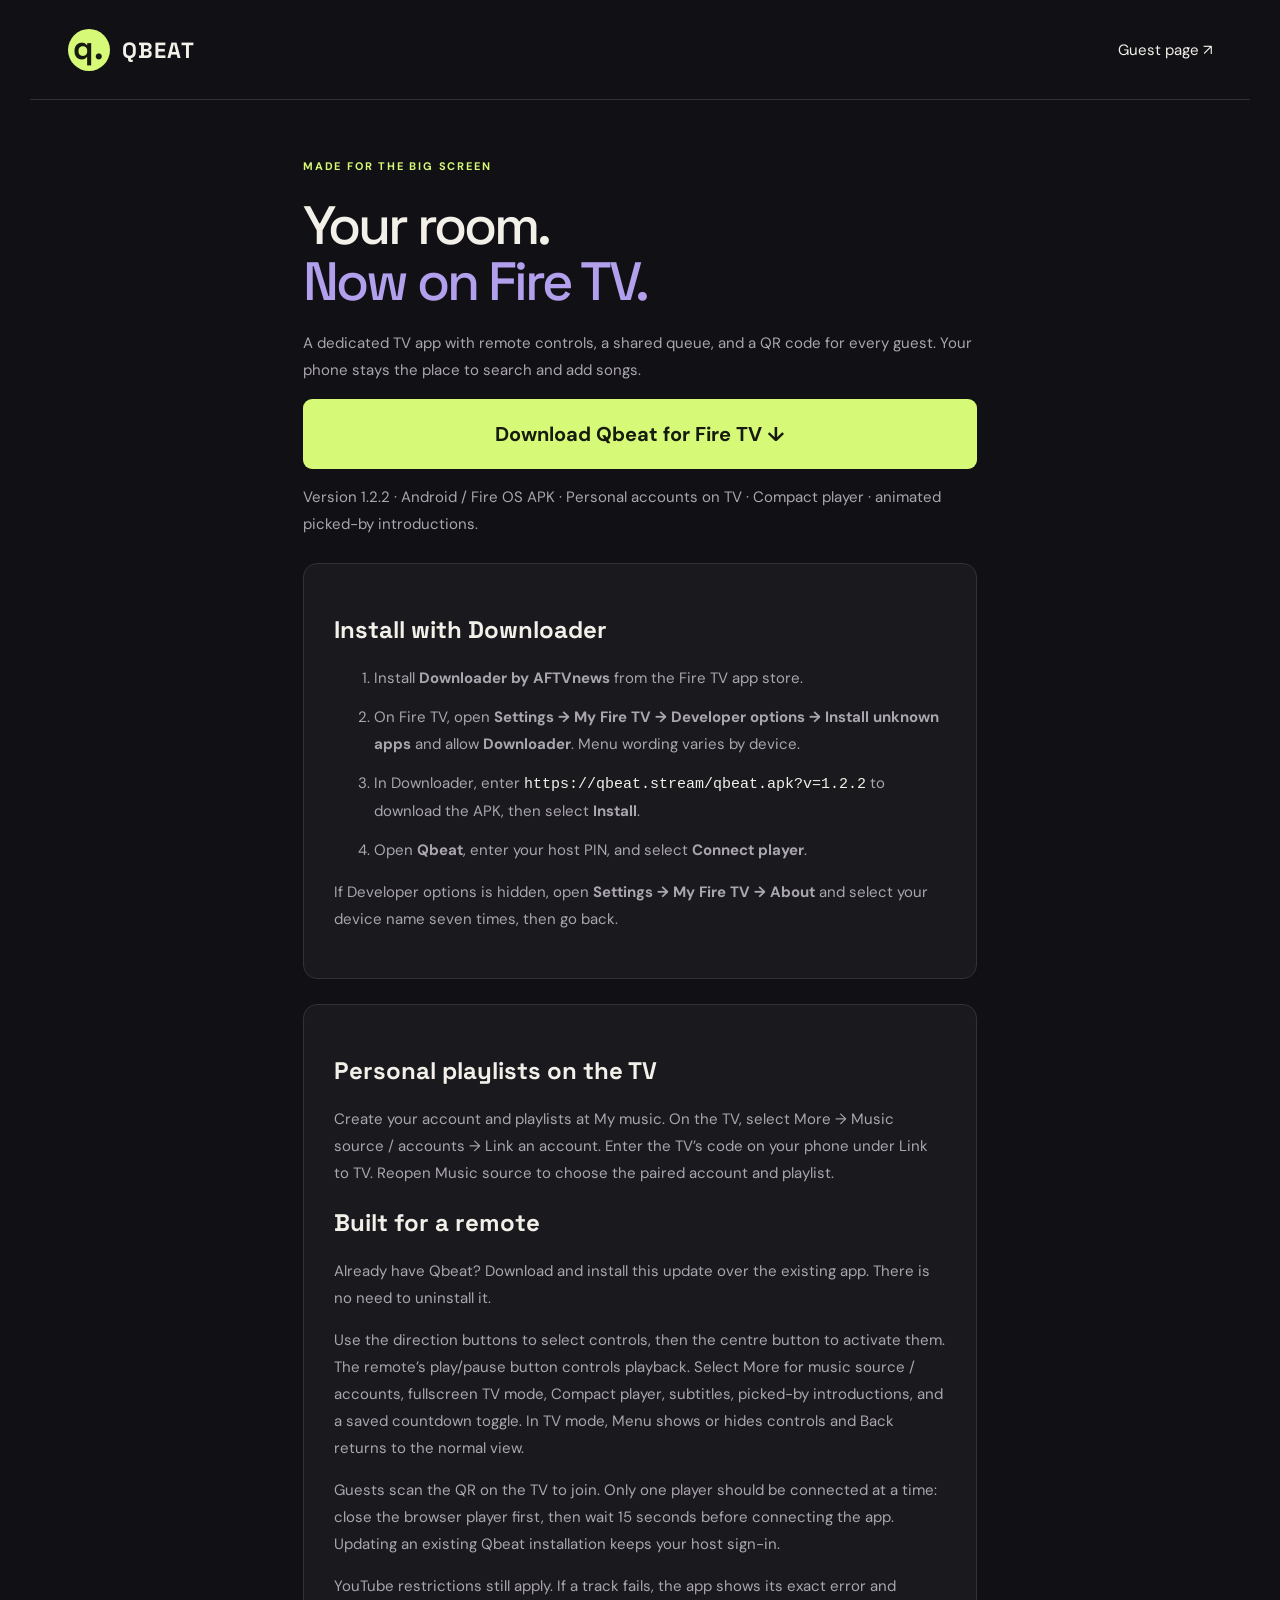
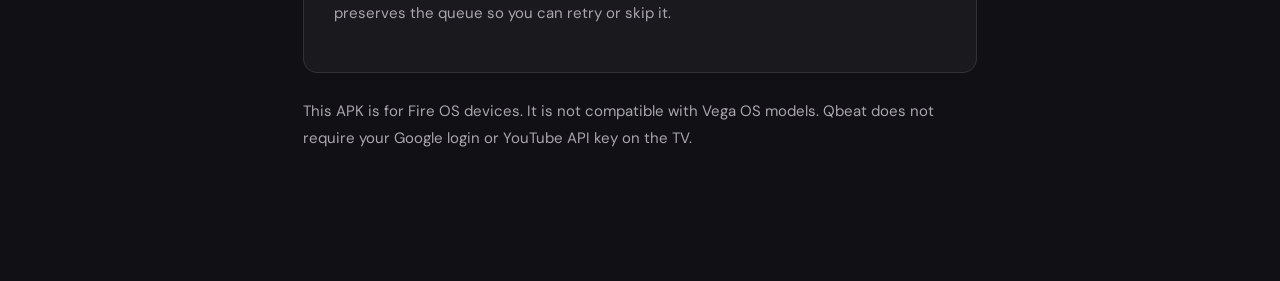
<file: static/tv-app.html>
<!doctype html>
<html lang="en"><head><meta charset="utf-8"><meta name="viewport" content="width=device-width,initial-scale=1"><title>Qbeat for Fire TV</title><link rel="stylesheet" href="/static/style.css"><style>.setup{max-width:750px;margin:55px auto}.setup h1{font-size:54px}.setup p,.setup li{line-height:1.8;color:var(--muted)}.setup li{margin:12px 0}.setup .panel{padding:30px;margin:25px 0}.setup code{color:var(--ink);overflow-wrap:anywhere}.download{display:block;text-align:center;font-size:20px;padding:22px}.setup h2{font-size:24px}.setup .eyebrow{font-size:11px}@media(max-width:500px){.setup h1{font-size:40px}.setup .panel{padding:20px}}</style></head><body><header><a class="brand" href="/"><span class="logo">q.</span> QBEAT</a><a href="/">Guest page ↗</a></header><main class="setup"><span class="eyebrow">MADE FOR THE BIG SCREEN</span><h1>Your room.<br><span>Now on Fire TV.</span></h1><p>A dedicated TV app with remote controls, a shared queue, and a QR code for every guest. Your phone stays the place to search and add songs.</p><a class="button download" href="/qbeat.apk?v=1.2.2">Download Qbeat for Fire TV ↓</a><p>Version 1.2.2 · Android / Fire OS APK · Personal accounts on TV · Compact player · animated picked-by introductions.</p><section class="panel"><h2>Install with Downloader</h2><ol><li>Install <strong>Downloader by AFTVnews</strong> from the Fire TV app store.</li><li>On Fire TV, open <strong>Settings → My Fire TV → Developer options → Install unknown apps</strong> and allow <strong>Downloader</strong>. Menu wording varies by device.</li><li>In Downloader, enter <code>https://qbeat.stream/qbeat.apk?v=1.2.2</code> to download the APK, then select <strong>Install</strong>.</li><li>Open <strong>Qbeat</strong>, enter your host PIN, and select <strong>Connect player</strong>.</li></ol><p>If Developer options is hidden, open <strong>Settings → My Fire TV → About</strong> and select your device name seven times, then go back.</p></section><section class="panel"><h2>Personal playlists on the TV</h2><p>Create your account and playlists at <a href="https://qbeat.stream/personal">My music</a>. On the TV, select More → Music source / accounts → Link an account. Enter the TV’s code on your phone under Link to TV. Reopen Music source to choose the paired account and playlist.</p><h2>Built for a remote</h2><p>Already have Qbeat? Download and install this update over the existing app. There is no need to uninstall it.</p><p>Use the direction buttons to select controls, then the centre button to activate them. The remote’s play/pause button controls playback. Select More for music source / accounts, fullscreen TV mode, Compact player, subtitles, picked-by introductions, and a saved countdown toggle. In TV mode, Menu shows or hides controls and Back returns to the normal view.</p><p>Guests scan the QR on the TV to join. Only one player should be connected at a time: close the browser player first, then wait 15 seconds before connecting the app. Updating an existing Qbeat installation keeps your host sign-in.</p><p>YouTube restrictions still apply. If a track fails, the app shows its exact error and preserves the queue so you can retry or skip it.</p></section><p>This APK is for Fire OS devices. It is not compatible with Vega OS models. Qbeat does not require your Google login or YouTube API key on the TV.</p></main></body></html>
</file>
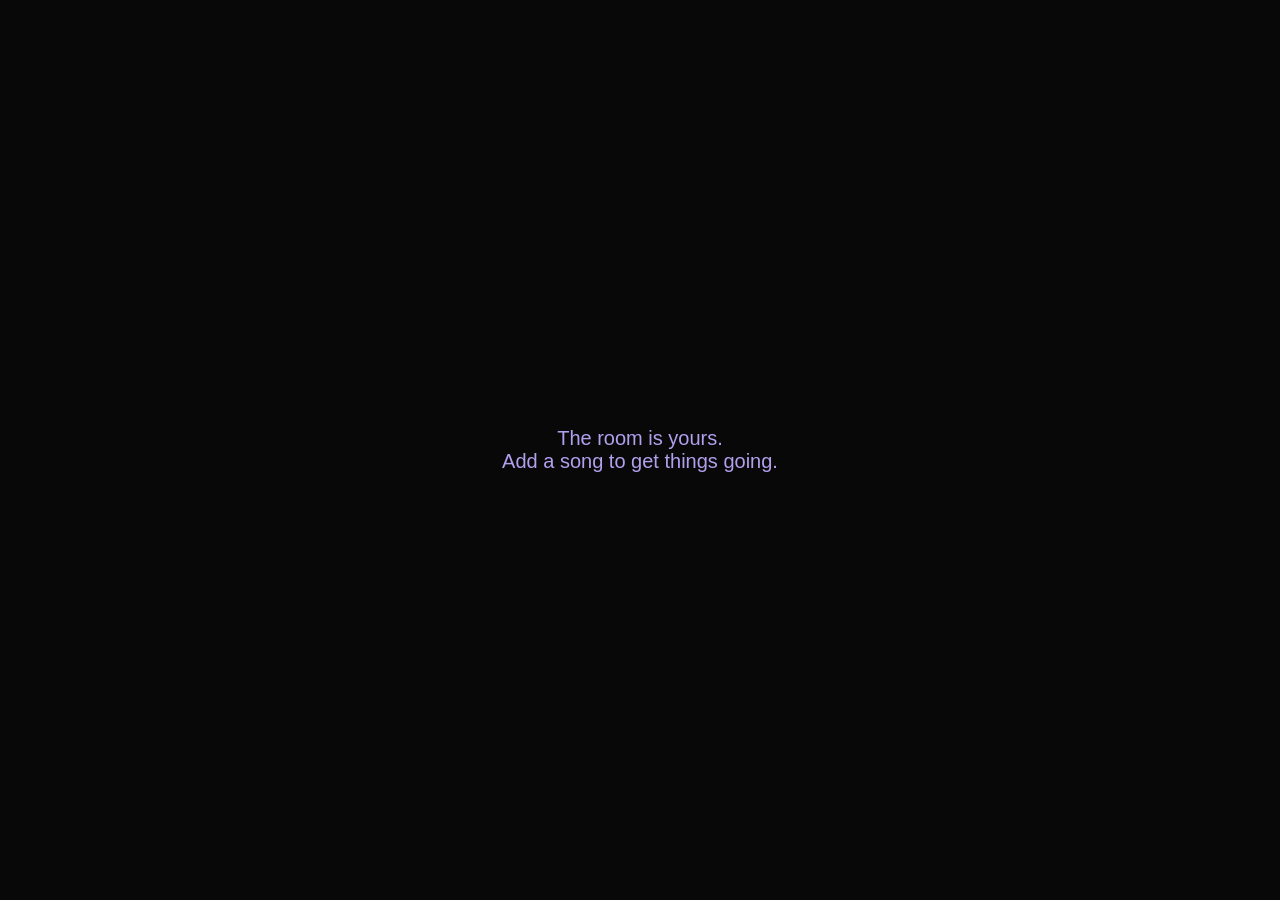
<file: android/assets/player.html>
<!doctype html>
<html><head><meta name="viewport" content="width=device-width,initial-scale=1"><meta name="referrer" content="strict-origin-when-cross-origin"><style>html,body{margin:0;width:100%;height:100%;background:#080809;overflow:hidden}#player,iframe{position:absolute;inset:0;width:100%;height:100%;border:0}#idle{position:absolute;inset:0;display:grid;place-items:center;color:#b2a0ed;font:20px sans-serif;text-align:center;pointer-events:none}</style></head>
<body><div id="player"></div><div id="idle">The room is yours.<br>Add a song to get things going.</div><script>
let player,ready=false,pending=null,current=null,captionsEnabled=false;
function applyCaptions(){
  if(!ready || !player.getOptions)return;
  const loaded=player.getOptions().includes('captions');
  if(!captionsEnabled && loaded && player.unloadModule)player.unloadModule('captions');
  else if(captionsEnabled && !loaded && player.loadModule)player.loadModule('captions');
}
function setCaptions(enabled){captionsEnabled=!!enabled;applyCaptions()}
function onYouTubeIframeAPIReady(){player=new YT.Player('player',{host:'https://www.youtube.com',width:'100%',height:'100%',playerVars:{playsinline:1,controls:1,fs:0,cc_load_policy:0,iv_load_policy:3,rel:0,origin:location.origin,widget_referrer:location.origin},events:{onReady:()=>{ready=true;Qbeat.ready();if(pending)loadTrack(pending.id,pending.paused)},onStateChange:e=>{if(e.data===0&&current)Qbeat.ended(current);if(e.data===1){applyCaptions();Qbeat.playing()}},onApiChange:applyCaptions,onError:e=>Qbeat.error(e.data),onAutoplayBlocked:()=>Qbeat.blocked()}})}
function loadTrack(id,paused){pending={id,paused};if(!ready)return;document.getElementById('idle').style.display='none';current=id;if(paused)player.cueVideoById(id);else player.loadVideoById(id)}
function setPaused(paused){if(!ready)return;if(paused)player.pauseVideo();else if(player.getPlayerState()!==1)player.playVideo()}
function idle(){pending=null;current=null;if(ready)player.stopVideo();document.getElementById('idle').style.display='grid'}
function reportProgress(){if(!ready||!current||!player.getDuration||!player.getCurrentTime)return;const duration=player.getDuration(),elapsed=player.getCurrentTime();if(Number.isFinite(duration)&&Number.isFinite(elapsed))Qbeat.progress(current,elapsed,duration)}
setInterval(reportProgress,500);
</script><script src="https://www.youtube.com/iframe_api" onerror="Qbeat.loadFailed()"></script></body></html>
</file>
<file: static/style.css>
@import url('https://fonts.googleapis.com/css2?family=DM+Sans:wght@400;500;600;700&family=Space+Grotesk:wght@400;500;600;700&display=swap');
:root{color-scheme:dark;--bg:#111014;--panel:#1a191e;--line:#333037;--ink:#f2f0e9;--muted:#aaa6af;--lime:#d6fa77;--purple:#b2a0ed}*{box-sizing:border-box}body{margin:0;background:var(--bg);color:var(--ink);font-family:'DM Sans',sans-serif;font-size:15px}a{color:inherit;text-decoration:none}button,input{font:inherit}button,.button{border:0;background:var(--lime);color:#171b0f;border-radius:9px;padding:14px 20px;cursor:pointer;font-weight:700;display:inline-block}button:hover,.button:hover{filter:brightness(1.08)}button:disabled{opacity:.5;cursor:wait}button:focus-visible,a:focus-visible,input:focus-visible{outline:2px solid var(--lime);outline-offset:4px}[hidden]{display:none!important}header,main,footer{max-width:1220px;margin:auto}header{height:100px;display:flex;align-items:center;justify-content:space-between;padding:0 38px;border-bottom:1px solid var(--line)}.brand{display:flex;align-items:center;gap:12px;font-family:'Space Grotesk',sans-serif;font-size:22px;font-weight:700;letter-spacing:1px}.logo{background:var(--lime);color:#171b0f;border-radius:50%;width:42px;height:42px;text-align:center;font-size:32px;line-height:38px}.brand-sub{font-size:9px;letter-spacing:2px;border-left:1px solid #4a454f;padding-left:15px;margin-left:7px;color:var(--muted);max-width:90px;line-height:1.6}nav{display:flex;gap:28px;font-size:13px}nav a:last-child{color:var(--muted)}main{padding:0 38px 60px}.intro{display:flex;justify-content:space-between;align-items:center;padding:55px 0 45px;min-height:340px}.eyebrow{font-size:10px;font-weight:700;letter-spacing:1.8px;color:var(--lime);display:inline-flex;align-items:center;gap:8px}i{display:inline-block;height:7px;width:7px;border-radius:50%;background:var(--lime)}h1,h2,h3{font-family:'Space Grotesk',sans-serif}h1{font-size:clamp(42px,5vw,66px);line-height:1.04;letter-spacing:-3px;margin:23px 0 20px;font-weight:500}h1 span{color:var(--purple)}.intro p{color:var(--muted);line-height:1.7;margin:0;font-size:14px}.record-art{position:relative;width:340px;margin-right:50px}.record{width:245px;height:245px;border-radius:50%;background:repeating-radial-gradient(circle,#19181d 0,#19181d 2px,#303034 3px,#17161b 4px);box-shadow:0 16px 65px #0008;display:grid;place-items:center;transform:rotate(-18deg);margin:auto;border:1px solid #454047}.label{width:104px;height:104px;border-radius:50%;background:var(--purple);color:#24202f;display:flex;flex-direction:column;justify-content:center;align-items:center;font-size:25px;font-weight:700;letter-spacing:-1px}.label:after{content:'';width:8px;height:8px;background:var(--bg);border-radius:50%;margin-top:10px}.label span{font-size:8px;letter-spacing:2px;margin-top:5px}.record-caption{position:absolute;bottom:0;right:-12px;color:var(--lime);font-size:11px;font-weight:700;letter-spacing:2px;transform:rotate(-8deg);line-height:1.6}.layout{display:grid;grid-template-columns:minmax(0,1fr) 300px;gap:40px}.primary{min-width:0}.section-heading{display:flex;align-items:center;justify-content:space-between;margin-bottom:18px}.section-heading h2{font-size:23px;letter-spacing:-.6px;margin:0}.section-heading>.muted{font-size:9px;letter-spacing:1.5px}.search{display:flex;border:1px solid #49444f;border-radius:10px;padding:6px;background:var(--panel);gap:5px}.search input{min-width:0;flex:1;border:0;background:none;color:var(--ink);padding:10px}.search button{padding:12px 15px;font-size:13px}input{border:1px solid var(--line);padding:12px;background:var(--panel);color:var(--ink);border-radius:7px}.muted{color:var(--muted)}#search-hint{font-size:12px;line-height:1.6}.name-label{font-size:12px;display:flex;align-items:center;gap:7px;margin:23px 0}.name-label input{margin-left:auto;width:52%;font-size:12px}.welcome{text-align:center;padding:40px 20px;border:1px dashed var(--line);border-radius:12px;margin-top:24px}.small-record{width:51px;height:51px;border-radius:50%;display:grid;place-items:center;background:#2c2739;color:var(--purple);margin:auto;font-size:25px}.welcome h3{font-size:21px;margin:18px 0 8px}.welcome p,.qr-card p{font-size:13px;color:var(--muted)}.tags{display:flex;justify-content:center;gap:10px;margin-top:24px;font-size:10px;color:var(--muted)}.tags span{padding:7px 10px;border:1px solid var(--line);border-radius:30px}.tags b{align-self:center;color:var(--purple)}.queue-heading{margin-top:36px}.count{font-family:'DM Sans',sans-serif;font-size:12px;color:var(--purple);padding:3px 8px;background:#2c2739;border-radius:20px;vertical-align:middle;margin-left:6px}.empty{padding:24px 10px;color:var(--muted);font-size:13px;border-top:1px solid var(--line)}.track{display:flex;align-items:center;gap:13px;padding:15px 0;border-bottom:1px solid var(--line);min-width:0}.track img{width:70px;height:48px;object-fit:cover;border-radius:6px}.track .info{flex:1;min-width:0}.track h3{font-size:14px;margin:0 0 5px;font-weight:500;line-height:1.4}.track p{font-size:11px;color:var(--muted);margin:0;line-height:1.5}.track button{font-size:12px;padding:9px 12px;flex-shrink:0}.track .number{font-size:12px;width:17px;color:var(--muted);flex-shrink:0}.panel{border:1px solid var(--line);border-radius:14px;background:var(--panel)}.now-card{padding:24px}.now-card .eyebrow{font-size:9px}.bars{letter-spacing:1px}.now-card>img{width:100%;aspect-ratio:16/9;object-fit:cover;margin-top:20px;border-radius:8px}.now-card h3{font-size:23px;letter-spacing:-.7px;line-height:1.25;margin:22px 0 8px}.now-card p{font-size:12px;line-height:1.6}.now-footer{border-top:1px solid var(--line);display:flex;justify-content:space-between;font-size:10px;padding-top:17px;margin-top:20px;color:var(--muted)}.now-footer i{width:5px;height:5px;margin-right:3px}.qr-card{margin-top:20px;padding:25px;text-align:center;background:#201d28}.qr-card .eyebrow{color:var(--purple);font-size:8px;letter-spacing:1.2px}.qr-card h3{font-size:25px;letter-spacing:-.8px;line-height:1.15;margin:15px 0 22px}.qr-card img{border-radius:9px;width:155px;height:155px}.qr-card>a{font-size:11px;display:block}.text-button{color:var(--muted);background:none;padding:12px 8px;font-size:12px}.aside-note{font-size:11px;color:var(--muted);text-align:center;line-height:1.7;margin:21px}footer{border-top:1px solid var(--line);display:flex;align-items:center;justify-content:space-between;padding:30px 38px}footer .brand{font-size:14px}footer .brand span{font-family:'DM Sans',sans-serif;font-size:11px;font-weight:400;letter-spacing:0}footer>span{font-size:8px;letter-spacing:1px}.notice{padding:15px;background:#332c19;border:1px solid #685635;border-radius:9px;font-size:13px;margin-bottom:20px}.controls{display:flex;flex-wrap:wrap;gap:10px;margin:20px 0}.secondary{background:#302b39;color:var(--ink)}#host-content>p{line-height:1.8;font-size:13px}.login{max-width:480px;padding:35px;margin:70px auto}.login h1{font-size:40px;letter-spacing:-1.5px}.login p{color:var(--muted);line-height:1.7}.login form{display:flex;flex-direction:column;gap:13px}.video-box{aspect-ratio:16/9;background:#080809;border:1px solid var(--line);position:relative;border-radius:12px;overflow:hidden}.video-box iframe{width:100%;height:100%;position:absolute;inset:0}#player-welcome{position:absolute;inset:0;display:flex;align-items:center;justify-content:center;flex-direction:column;text-align:center;padding:15px}#player-welcome .small-record{margin:0}#player-welcome h3{margin:15px 0 0}#player-welcome p{font-size:12px;color:var(--muted)}#toast{position:fixed;bottom:28px;left:50%;transform:translateX(-50%);max-width:90%;padding:15px 23px;border:1px solid var(--lime);background:#232a18;color:var(--lime);border-radius:12px;z-index:10;box-shadow:0 8px 40px #0008;font-size:14px}.sr-only{position:absolute;width:1px;height:1px;padding:0;margin:-1px;overflow:hidden;clip:rect(0,0,0,0);white-space:nowrap;border:0}.player-mode .intro{min-height:0;padding:25px 0}.player-mode .intro h1{font-size:35px;margin:12px 0;letter-spacing:-1.5px}.player-mode .intro p,.player-mode .record-art{display:none}.player-mode .layout{grid-template-columns:minmax(0,1fr) 280px}.player-mode .queue-heading{margin-top:22px}.player-mode .track{padding:10px 0}@media(min-width:1500px){.player-mode header,.player-mode main,.player-mode footer{max-width:1550px}}@media(max-width:800px){header{padding:0 22px;height:80px}.brand-sub{display:none}nav{gap:15px;font-size:11px}main{padding:0 22px 35px}.intro{padding:35px 0;min-height:280px}.record-art{width:180px;margin-right:10px}.record{width:150px;height:150px}.label{width:65px;height:65px;font-size:18px}.label span{font-size:6px}.label:after{width:6px;height:6px;margin-top:5px}.record-caption{font-size:7px;right:-8px}.layout,.player-mode .layout{grid-template-columns:minmax(0,1fr);gap:28px}aside{display:grid;grid-template-columns:1fr 1fr;gap:15px}.qr-card{margin-top:0}.aside-note{grid-column:1/-1}.now-card,.qr-card{padding:20px}.qr-card h3{font-size:22px}.qr-card img{width:130px;height:130px}footer{padding:25px 22px}footer>span{display:none}}@media(max-width:480px){.record-art{display:none}h1{font-size:52px}.intro{min-height:290px}.intro .eyebrow{font-size:8px}.search input{font-size:12px;padding:8px}.search button{padding:12px 10px;font-size:12px}.name-label{flex-wrap:wrap}.name-label input{width:100%;margin:3px 0 0}.section-heading>.muted{font-size:8px}aside{grid-template-columns:1fr}.qr-card{display:grid;grid-template-columns:1fr 120px;align-items:center;text-align:left;column-gap:10px}.qr-card img{width:120px;height:120px;grid-column:2;grid-row:1/4}.qr-card h3{margin:10px 0}.qr-card p{margin:8px 0}.qr-card .text-button{padding-left:0;text-align:left}.track{gap:9px}.track img{width:55px;height:40px}.track h3{font-size:13px}.track button{font-size:11px;padding:9px}.login{padding:23px}.login h1{font-size:33px}.tags{font-size:9px;gap:5px}.tags span{padding:7px}}

/* TV stage keeps Qbeat information outside the YouTube player. */
.coming-next{padding:15px 18px;background:#282234;color:var(--lime);font-family:'Space Grotesk',sans-serif;font-size:18px;line-height:1.4;overflow-wrap:anywhere;border-radius:8px;margin-top:10px}
.tv-stage header,.tv-stage footer,.tv-stage .intro,.tv-stage aside,.tv-stage .queue-heading,.tv-stage #queue,.tv-stage #connection,.tv-stage #player-content>.section-heading{display:none!important}
.tv-stage main{max-width:none;padding:0;height:100dvh}
.tv-stage .layout{display:block;height:100dvh}
.tv-stage .primary{height:100%}
.tv-stage #player-content{height:100%;display:flex;flex-direction:column}
.tv-stage .video-box{flex:1;min-height:200px;aspect-ratio:auto;border:0;border-radius:0}
.tv-stage .controls{margin:0;padding:6px 12px;gap:8px;justify-content:center;background:#111014}
.tv-stage .controls button{font-size:12px;padding:8px 13px}
.tv-stage #player-message{margin:0;padding:4px 12px;font-size:11px;text-align:center}
.tv-stage .coming-next{margin:0;border-radius:0}
/* Inputs remain at least 16px so iOS doesn't zoom when they receive focus. */
@media(max-width:800px){
 html,body{max-width:100%;width:100%;-webkit-text-size-adjust:100%}
 header{padding:0 16px;height:64px;gap:12px}header .brand{font-size:19px;gap:8px}.logo{width:35px;height:35px;font-size:28px;line-height:32px}nav{min-width:0;gap:12px}
 input,.search input,.name-label input{font-size:16px}
 main{padding:0 16px 24px}.track .info{overflow-wrap:anywhere}.track h3{display:-webkit-box;-webkit-line-clamp:2;-webkit-box-orient:vertical;overflow:hidden}
 .guest-mode #guest-nav{display:none}.guest-mode .intro{padding:18px 0;min-height:0}.guest-mode .intro .eyebrow{font-size:8px;letter-spacing:1px}.guest-mode .intro h1{font-size:29px;letter-spacing:-1px;line-height:1.15;margin:10px 0 0}.guest-mode .intro h1 br{display:none}.guest-mode .intro h1 span{margin-left:7px}.guest-mode .intro p,.guest-mode .record-art{display:none}
 .guest-mode .layout{display:flex;flex-direction:column;gap:16px}.guest-mode .primary{display:contents}.guest-mode aside{order:0;display:block}.guest-mode #guest-content{order:1}.guest-mode .queue-heading{order:2;margin:5px 0 0}.guest-mode #queue{order:3}
 .guest-mode:not(.has-track) aside{display:none}.guest-mode aside .qr-card,.guest-mode .aside-note,.guest-mode #now-art{display:none!important}
 .guest-mode .now-card{padding:12px 14px}.guest-mode .now-card h3{font-size:16px;margin:8px 0 5px;line-height:1.25;display:-webkit-box;-webkit-line-clamp:2;-webkit-box-orient:vertical;overflow:hidden}.guest-mode .now-card p{margin:0;font-size:11px}.guest-mode .now-footer{margin-top:8px;padding-top:8px}.guest-mode .now-card .eyebrow{font-size:8px}
 .guest-mode .section-heading{margin-bottom:12px}.guest-mode .section-heading h2{font-size:21px}.guest-mode #search-hint{font-size:11px;margin:8px 0;line-height:1.5}.guest-mode .search{padding:4px}.guest-mode .search input{padding:9px 7px}.guest-mode .search button{font-size:12px;padding:10px 12px}
 .guest-mode .name-label{margin:12px 0;display:flex;flex-wrap:nowrap;font-size:11px}.guest-mode .name-label input{width:54%;margin:0 0 0 auto;padding:9px 10px}.guest-mode .name-label>.muted{display:none}
 .guest-mode .welcome{padding:18px 12px;margin-top:12px}.guest-mode .welcome .small-record,.guest-mode .welcome .tags{display:none}.guest-mode .welcome h3{font-size:17px;margin:0 0 6px}.guest-mode .welcome p{margin:0;font-size:12px}.guest-mode footer{padding:20px 16px}.guest-mode #connection{font-size:11px;padding:10px;margin-bottom:12px}
 .guest-mode #search-status{font-size:12px;line-height:1.6;overflow-wrap:anywhere}
}
@media(max-width:360px){.guest-mode .intro h1{font-size:25px}.search button{padding:10px}.guest-mode .name-label input{width:60%}nav{font-size:10px}.track .number{width:14px}.track img{width:48px}.track button{padding:8px}}

.guest-profile{margin:16px 0;border:1px solid var(--line);border-radius:10px;background:var(--panel)}
.guest-profile>summary{display:flex;align-items:center;gap:11px;padding:12px;cursor:pointer;list-style:none;font-size:13px}.guest-profile summary::-webkit-details-marker{display:none}.guest-profile summary strong{font-weight:600}.guest-profile summary small{display:block;font-size:10px;color:var(--muted);margin-top:3px}.profile-edit{margin-left:auto;color:var(--purple);font-size:11px;white-space:nowrap}
.guest-profile form{padding:0 14px 14px}.guest-profile .name-label{margin:6px 0 14px}.guest-profile fieldset{border:0;margin:12px 0;padding:0}.guest-profile legend{font-size:12px;color:var(--muted);padding:0;margin-bottom:10px}.profile-options{display:flex;gap:8px;flex-wrap:wrap}.profile-options label{cursor:pointer;position:relative}.profile-options input{position:absolute;opacity:0;width:1px;height:1px}.color-choice>span{width:30px;height:30px;display:block;border-radius:50%;border:3px solid var(--panel);outline:2px solid transparent}.profile-options input:checked+span,.profile-options input:focus-visible+span{outline:2px solid var(--ink)}.icon-choice>span{width:36px;height:36px;display:grid;place-items:center;background:#302b39;border-radius:7px;font-size:21px;outline:2px solid transparent}.profile-photo-controls{display:flex;align-items:center;gap:8px;flex-wrap:wrap}.profile-photo-controls .button{font-size:12px;padding:11px 13px}.profile-privacy{font-size:10px;color:var(--muted);line-height:1.6;margin:10px 0}.guest-avatar{width:36px;height:36px;border-radius:50%;display:inline-flex;align-items:center;justify-content:center;background:#302b39;overflow:hidden;flex-shrink:0;font-size:21px}.guest-avatar img{width:100%;height:100%;object-fit:cover}.guest-avatar.tiny,.track img.guest-avatar.tiny{width:22px;height:22px;border-radius:50%;font-size:14px;object-fit:cover;vertical-align:middle}.track .picked-by{display:flex;align-items:center;gap:6px;margin-top:5px}.picked-by strong{font-weight:600}.guest-profile #save-profile{font-size:12px;padding:11px 14px}#profile-status{display:inline-block;font-size:11px;margin:8px;color:var(--muted);line-height:1.5}
@media(max-width:800px){.guest-mode .guest-profile{margin:12px 0}.guest-mode .guest-profile>summary{padding:10px}.guest-mode .guest-profile .name-label input{font-size:16px}.guest-mode .guest-profile .name-label{margin:10px 0 15px}.profile-options{gap:9px}}

.source-title{display:block;color:var(--muted);font-size:10px;line-height:1.5;margin-top:5px;overflow-wrap:anywhere}
.compact-view .video-box{width:356px;max-width:100%;height:200px;min-height:200px;aspect-ratio:auto;flex:none;margin:0 auto}
.compact-view #player-content>.section-heading h2{font-size:30px}
.compact-view.tv-stage #player-content{justify-content:center;gap:18px}.compact-view.tv-stage .video-box{flex:none;width:356px;height:200px;min-height:200px}.compact-view.tv-stage #player-content>.section-heading{display:flex!important;justify-content:center}
@media(max-width:800px){header nav{font-size:11px;gap:12px}.guest-mode header .brand{font-size:18px;gap:7px}.compact-view .video-box{width:min(356px,100%);height:200px}}

.track-intro{min-height:300px;background:#201b2b;display:grid;place-items:center;text-align:center;overflow:hidden;border-radius:12px;padding:24px}.track-intro h2{font-size:32px;margin:14px 0}.track-intro p{font-size:15px}.track-intro #intro-avatar{width:130px;height:130px;border-radius:50%;display:grid;place-items:center;margin:0 auto 18px;background:#352b46;font-size:70px;overflow:hidden}.track-intro img{width:100%;height:100%;object-fit:cover}.track-intro #intro-slide{animation:picked-by-slide 2s ease-in-out both}.tv-stage .track-intro{flex:1;border-radius:0;min-height:200px}.guest-profile>summary>#profile-avatar{order:2}.guest-profile>summary>.profile-edit{order:3}
+@keyframes picked-by-slide{0%{transform:translateX(110vw);opacity:0}18%,82%{transform:translateX(0);opacity:1}100%{transform:translateX(-110vw);opacity:0}}
+@media(prefers-reduced-motion:reduce){.track-intro #intro-slide{animation:none}}

.karaoke-choice{display:flex;align-items:center;gap:7px;font-size:12px;margin:10px 0;flex-wrap:wrap}.karaoke-choice input{width:17px;height:17px;accent-color:var(--lime);padding:0}.karaoke-choice .muted{font-size:10px}

.video-countdown{font-family:'Space Grotesk',sans-serif;font-variant-numeric:tabular-nums;color:var(--lime);font-size:18px;text-align:right;padding:7px 14px;margin:0}.tv-stage .video-countdown{background:var(--bg)}

.track-duration{display:inline-block;margin-top:5px;padding:3px 7px;border:1px solid var(--line);border-radius:5px;color:var(--lime);font-family:'Space Grotesk',sans-serif;font-variant-numeric:tabular-nums;font-size:11px;line-height:1.2}
</file>
